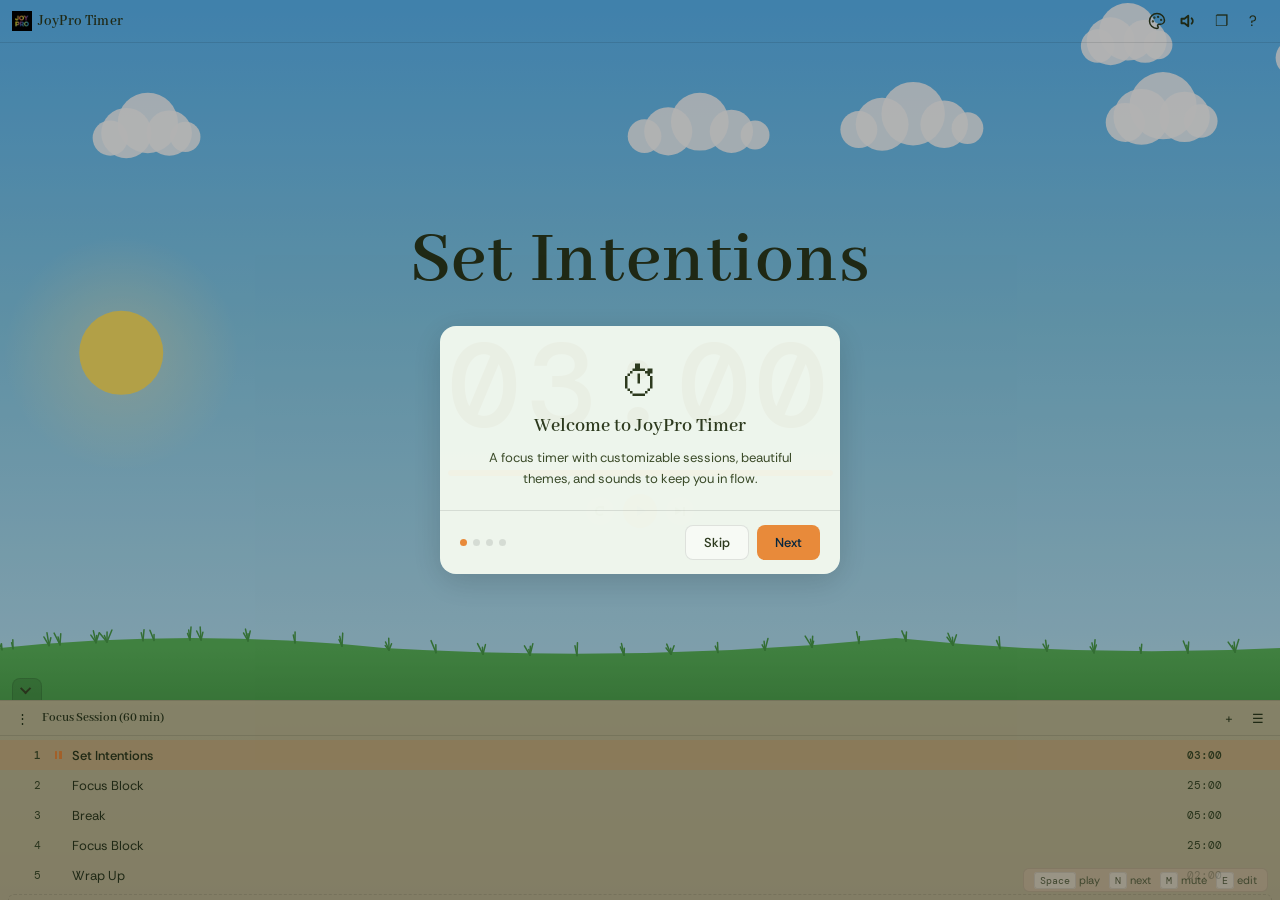
<file: index.html>
<!DOCTYPE html>
<html lang="en">
<head>
<meta charset="UTF-8">
<meta name="viewport" content="width=device-width, initial-scale=1.0, viewport-fit=cover">
<title>JoyPro Timer</title>
<link rel="icon" type="image/png" href="joypro-logo-dark.png">
<link rel="preconnect" href="https://fonts.googleapis.com">
<link rel="preconnect" href="https://fonts.gstatic.com" crossorigin>
<link href="https://fonts.googleapis.com/css2?family=Abhaya+Libre:wght@600&family=DM+Mono:wght@400;500&family=Rethink+Sans:wght@400;500;600&display=swap" rel="stylesheet">
<link rel="stylesheet" href="css/tokens.css?v=28">
<link rel="stylesheet" href="css/layout.css?v=28">
<link rel="stylesheet" href="css/timer.css?v=28">
<link rel="stylesheet" href="css/modals.css?v=28">
<link rel="stylesheet" href="css/bonsai.css?v=28">
<link rel="stylesheet" href="css/theme-picker.css?v=28">
<link rel="stylesheet" href="css/utilities.css?v=28">
</head>
<body>

<div class="app">
  <!-- HEADER -->
  <header class="header">
    <div class="header-title"><img src="joypro-logo-dark.png" alt="JoyPro" class="header-logo">JoyPro Timer</div>
    <div class="header-actions">
      <button class="header-btn" id="themeToggle" title="Choose theme" aria-label="Choose theme"><svg width="18" height="18" viewBox="0 0 24 24" fill="none" stroke="currentColor" stroke-width="2" stroke-linecap="round" stroke-linejoin="round" aria-hidden="true"><circle cx="13.5" cy="6.5" r=".5" fill="currentColor"/><circle cx="17.5" cy="10.5" r=".5" fill="currentColor"/><circle cx="8.5" cy="7.5" r=".5" fill="currentColor"/><circle cx="6.5" cy="12.5" r=".5" fill="currentColor"/><path d="M12 2C6.5 2 2 6.5 2 12s4.5 10 10 10c.926 0 1.648-.746 1.648-1.688 0-.437-.18-.835-.437-1.125-.29-.289-.438-.652-.438-1.125a1.64 1.64 0 0 1 1.668-1.668h1.996c3.051 0 5.555-2.503 5.555-5.554C21.965 6.012 17.461 2 12 2z"/></svg></button>
      <button class="header-btn" id="muteToggle" title="Toggle sound (M)" aria-label="Toggle sound"><svg class="sound-icon" width="18" height="18" viewBox="0 0 24 24" fill="none" stroke="currentColor" stroke-width="2.5" stroke-linecap="round" stroke-linejoin="round" aria-hidden="true"><polygon points="11 5 6 9 2 9 2 15 6 15 11 19 11 5"/><path class="sound-wave" d="M15.54 8.46a5 5 0 0 1 0 7.07"/></svg></button>
      <button class="header-btn" id="popoutBtn" title="Open popout window" aria-label="Open popout window">&#10064;</button>
      <button class="header-btn" id="helpBtn" title="Help & tips" aria-label="Help and tips">?</button>
    </div>
  </header>

  <!-- MAIN -->
  <div class="main">
    <!-- Main content area (timer + future coworking panel sit here side-by-side) -->
    <div class="main-content">
      <!-- Timer Area -->
      <div class="timer-area" id="timerArea">
        <div class="current-segment-title" id="currentTitle">Focus Block 1</div>
        <div class="timer-digits" id="timerDigits">25:00</div>
        <div class="timer-progress-bar">
          <div class="timer-progress-fill" id="progressFill" style="width: 100%"></div>
        </div>

      <div class="timer-controls">
        <button class="ctrl-btn" id="resetBtn" title="Reset session (R)"><span class="icon-reset"></span></button>
        <button class="ctrl-btn primary" id="playBtn" title="Play/Pause (Space)"><span class="icon-play"></span></button>
        <button class="ctrl-btn" id="skipBtn" title="Next segment (N)"><span class="icon-skip"></span></button>
      </div>

      <!-- Complete overlay -->
      <div class="complete-overlay" id="completeOverlay">
        <div class="complete-icon">&#10003;</div>
        <div class="complete-title">Session Complete!</div>
        <div class="complete-stats" id="completeStats"></div>
        <div class="complete-sub" id="completeSub">Great session. Take a moment to breathe.</div>
        <button class="modal-btn primary complete-restart-btn" id="restartBtn">Start Over</button>
      </div>
    </div><!-- /.timer-area -->
    </div><!-- /.main-content -->

    <!-- Expand tab (visible when panel collapsed) -->
    <button class="panel-tab-btn session-expand-btn" id="sessionExpandBtn" title="Show segments">
      <span class="tab-label">Segments</span>
      <div class="tab-arrow up"></div>
    </button>

    <!-- Session Panel (bottom — segments list & toolbar) -->
    <aside class="session-panel" id="sessionPanel">
      <!-- Collapse tab sits on top of panel -->
      <button class="panel-tab-btn panel-collapse-tab" id="panelCollapseBtn" title="Hide segments">
        <div class="tab-arrow down"></div>
      </button>
      <!-- Menu lives outside session-panel-inner to avoid overflow:hidden clipping -->
      <div class="session-actions-menu" id="sessionActionsMenu">
        <button class="menu-item" id="menuSaveBtn"><svg class="menu-icon" width="13" height="13" viewBox="0 0 24 24" fill="none" stroke="currentColor" stroke-width="2" stroke-linecap="round" stroke-linejoin="round" aria-hidden="true"><path d="M19 21H5a2 2 0 0 1-2-2V5a2 2 0 0 1 2-2h11l5 5v11a2 2 0 0 1-2 2z"/><polyline points="17 21 17 13 7 13 7 21"/><polyline points="7 3 7 8 15 8"/></svg> Save</button>
        <button class="menu-item" id="menuSaveAsBtn"><svg class="menu-icon" width="13" height="13" viewBox="0 0 24 24" fill="none" stroke="currentColor" stroke-width="2" stroke-linecap="round" stroke-linejoin="round" aria-hidden="true"><rect x="9" y="9" width="13" height="13" rx="2"/><path d="M5 15H4a2 2 0 0 1-2-2V4a2 2 0 0 1 2-2h9a2 2 0 0 1 2 2v1"/></svg> Save As...</button>
        <button class="menu-item" id="menuAdvEditBtn"><svg class="menu-icon" width="13" height="13" viewBox="0 0 24 24" fill="none" stroke="currentColor" stroke-width="2" stroke-linecap="round" stroke-linejoin="round" aria-hidden="true"><path d="M17 3a2.828 2.828 0 1 1 4 4L7.5 20.5 2 22l1.5-5.5L17 3z"/></svg> Edit Session...</button>
      </div>
      <div class="session-panel-inner">
        <div class="session-header">
          <div class="session-actions-wrapper">
            <button class="session-btn" id="sessionActionsBtn" title="Session actions" aria-label="Session actions">&#8942;</button>
          </div>
          <div class="session-name" id="sessionName"></div>
          <div class="session-toolbar">
            <button class="session-btn" id="panelNewBtn" title="New session" aria-label="New session">&#43;</button>
            <button class="session-btn" id="panelMenuBtn" title="Load saved session" aria-label="Load saved session">&#9776;</button>
          </div>
        </div>
        <div class="session-segments" id="sessionSegments"></div>
      </div>
    </aside>
  </div><!-- /.main -->
</div><!-- /.app -->

<!-- EDITOR MODAL -->
<div class="modal-overlay" id="editorModal">
  <div class="modal">
    <div class="modal-header">
      <div class="modal-title" id="editorModalTitle">Edit Session</div>
      <button class="modal-close" id="editorClose" aria-label="Close">&times;</button>
    </div>
    <div class="modal-body" id="editorBody">
      <input type="text" class="editor-session-name" id="editorSessionName" placeholder="Session name" spellcheck="false">
      <div id="editorSegments"></div>
      <button class="editor-add-btn" id="editorAdd">+ Add Segment</button>
    </div>
    <div class="modal-footer">
      <button class="modal-btn secondary" id="editorCancel">Cancel</button>
      <button class="modal-btn primary" id="editorSave">Save</button>
    </div>
  </div>
</div>

<!-- SAVED SESSIONS MODAL -->
<div class="modal-overlay" id="savedModal">
  <div class="modal">
    <div class="modal-header">
      <div class="modal-title">Saved Sessions</div>
      <button class="modal-close" id="savedClose" aria-label="Close">&times;</button>
    </div>
    <div class="modal-body" id="savedBody"></div>
    <div class="modal-footer">
      <button class="modal-btn secondary" id="savedImportBtn">Import</button>
      <button class="modal-btn secondary" id="savedExportBtn">Export</button>
      <span class="flex-spacer"></span>
      <button class="modal-btn secondary" id="savedCloseBtn">Close</button>
    </div>
  </div>
</div>

<!-- CONFIRM DIALOG -->
<div class="confirm-overlay" id="confirmOverlay">
  <div class="confirm-box">
    <div class="confirm-msg" id="confirmMsg"></div>
    <div class="confirm-actions">
      <button class="modal-btn secondary" id="confirmNo">Cancel</button>
      <button class="modal-btn primary" id="confirmYes">Confirm</button>
    </div>
  </div>
</div>

<!-- SAVE PROMPT DIALOG (unsaved changes) -->
<div class="save-prompt-overlay" id="savePromptOverlay">
  <div class="save-prompt-box">
    <div class="save-prompt-msg" id="savePromptMsg">Save changes to this session?</div>
    <div class="save-prompt-actions">
      <button class="modal-btn secondary" id="savePromptCancel">Cancel</button>
      <button class="modal-btn secondary" id="savePromptDiscard">Don't Save</button>
      <button class="modal-btn secondary" id="savePromptSaveAs">Save As</button>
      <button class="modal-btn primary" id="savePromptSave">Save</button>
    </div>
  </div>
</div>

<!-- SAVE AS NAME PROMPT -->
<div class="name-prompt-overlay" id="namePromptOverlay">
  <div class="name-prompt-box">
    <div class="name-prompt-label">Save session as:</div>
    <input type="text" class="name-prompt-input" id="namePromptInput" placeholder="Session name" spellcheck="false">
    <div class="name-prompt-actions">
      <button class="modal-btn secondary" id="namePromptCancel">Cancel</button>
      <button class="modal-btn primary" id="namePromptOk">Save</button>
    </div>
  </div>
</div>

<!-- SEGMENT EDIT POPOVER -->
<div class="seg-edit-popover" id="segEditPopover">
  <div class="seg-edit-header">
    <div class="seg-edit-title">Edit Segment</div>
    <button class="seg-edit-close" id="segEditClose" aria-label="Close">&times;</button>
  </div>
  <div class="seg-edit-body">
    <div class="seg-edit-row">
      <label class="seg-edit-label">Title</label>
      <input type="text" class="seg-edit-input" id="segEditTitle" spellcheck="false">
    </div>
    <div class="seg-edit-row">
      <label class="seg-edit-label">Duration</label>
      <div class="seg-edit-duration">
        <input type="number" class="seg-edit-num" id="segEditMin" min="0" max="999" title="Minutes">
        <span class="seg-edit-sep">:</span>
        <input type="number" class="seg-edit-num" id="segEditSec" min="0" max="59" title="Seconds">
      </div>
    </div>
    <div class="seg-edit-row seg-edit-toggles">
      <label><input type="checkbox" id="segEditSound"> Sound</label>
      <label><input type="checkbox" id="segEditAuto"> Auto-advance</label>
    </div>
    <div class="seg-edit-row seg-edit-sound-picker" id="segEditSoundPicker">
      <label class="seg-edit-label">Sound</label>
      <div class="seg-edit-sound-controls">
        <select class="seg-edit-select" id="segEditSoundKey"></select>
        <button class="seg-edit-preview-btn" id="segEditPreview" title="Preview sound" aria-label="Preview sound">&#9654;</button>
        <button class="seg-edit-delete-btn hidden" id="segEditDeleteCustom" title="Delete custom sound" aria-label="Delete custom sound">&times;</button>
      </div>
      <span class="seg-edit-sound-link" id="segEditManageSounds">Manage Sounds...</span>
    </div>
    <div class="seg-edit-row">
      <label class="seg-edit-label">Theme</label>
      <select class="seg-edit-select" id="segEditTheme"></select>
    </div>
  </div>
  <div class="seg-edit-footer">
    <button class="modal-btn secondary" id="segEditCancel">Cancel</button>
    <button class="modal-btn primary" id="segEditSave">Save</button>
  </div>
</div>
<div class="seg-edit-backdrop" id="segEditBackdrop"></div>

<!-- ONBOARDING OVERLAY -->
<div class="modal-overlay" id="onboardingModal">
  <div class="modal onboarding-modal">
    <div class="onboarding-slide" data-slide="0">
      <div class="onboarding-icon">&#9201;</div>
      <div class="onboarding-heading">Welcome to JoyPro Timer</div>
      <div class="onboarding-text">A focus timer with customizable sessions, beautiful themes, and sounds to keep you in flow.</div>
    </div>
    <div class="onboarding-slide" data-slide="1" style="display:none">
      <div class="onboarding-icon">&#9654;</div>
      <div class="onboarding-heading">How It Works</div>
      <div class="onboarding-text">Each session is made of segments that count down one by one. Press <kbd>Space</kbd> to start, and the timer handles the rest.</div>
    </div>
    <div class="onboarding-slide" data-slide="2" style="display:none">
      <div class="onboarding-icon">&#9998;</div>
      <div class="onboarding-heading">Make It Yours</div>
      <div class="onboarding-text">Double-click any title or time to edit it. Drag segments to reorder. Choose a theme and set per-segment sounds.</div>
    </div>
    <div class="onboarding-slide" data-slide="3" style="display:none">
      <div class="onboarding-icon">&#127794;</div>
      <div class="onboarding-heading">Watch It Grow</div>
      <div class="onboarding-text">Try the Growing Tree theme: a bonsai tree grows as your timer runs, and the sky transitions from day to night.</div>
    </div>
    <div class="onboarding-footer">
      <div class="onboarding-dots" id="onboardingDots"></div>
      <div class="onboarding-actions">
        <button class="modal-btn secondary" id="onboardingSkip">Skip</button>
        <button class="modal-btn primary" id="onboardingNext">Next</button>
      </div>
    </div>
  </div>
</div>

<!-- HELP MODAL -->
<div class="modal-overlay" id="helpModal">
  <div class="modal help-modal">
    <div class="modal-header">
      <div class="modal-title">Help & Tips</div>
      <button class="modal-close" id="helpClose" aria-label="Close">&times;</button>
    </div>
    <div class="modal-body help-body">
      <div class="help-section">
        <div class="help-section-title">Keyboard Shortcuts</div>
        <div class="help-shortcuts">
          <div class="help-shortcut"><kbd>Space</kbd><span>Play / Pause</span></div>
          <div class="help-shortcut"><kbd>N</kbd><span>Next segment</span></div>
          <div class="help-shortcut"><kbd>M</kbd><span>Mute / Unmute</span></div>
          <div class="help-shortcut"><kbd>E</kbd><span>Edit session</span></div>
          <div class="help-shortcut"><kbd>R</kbd><span>Reset session</span></div>
          <div class="help-shortcut"><kbd>Esc</kbd><span>Close dialogs</span></div>
        </div>
      </div>
      <div class="help-section">
        <div class="help-section-title">Editing</div>
        <div class="help-detail">Double-click any segment title or the timer display to edit inline. Drag the handles in the segment list to reorder. Use the segment edit button (pencil icon) for full options including sound and theme.</div>
      </div>
      <div class="help-section">
        <div class="help-section-title">Sessions</div>
        <div class="help-detail">Create new sessions, save changes, or load saved ones. Export your sessions as JSON to back up or share, and import them on another device.</div>
      </div>
      <div class="help-section">
        <div class="help-section-title">Themes</div>
        <div class="help-detail"><strong>Light</strong> and <strong>Dark</strong> are clean, minimal themes. <strong>Starry Night</strong> features animated twinkling stars and shooting stars. <strong>Growing Tree</strong> grows a bonsai tree as your timer runs, with a full day-to-night sky cycle.</div>
      </div>
      <div class="help-section">
        <div class="help-section-title">Sounds</div>
        <div class="help-detail">Each segment can play a sound when it completes. Choose from 5 built-in sounds or upload your own to the Sound Library (MP3/WAV, up to 2MB each). Manage your sounds from any sound dropdown.</div>
      </div>
    </div>
    <div class="modal-footer">
      <button class="modal-btn secondary" id="helpCloseBtn">Close</button>
    </div>
  </div>
</div>

<!-- SOUND LIBRARY MODAL -->
<div class="modal-overlay" id="soundLibraryOverlay">
  <div class="modal sound-library-modal">
    <div class="modal-header">
      <div class="modal-title">Sound Library</div>
      <button class="modal-close" id="soundLibClose" aria-label="Close">&times;</button>
    </div>
    <div class="modal-body" id="soundLibList"></div>
    <div class="modal-footer" id="soundLibFooter">
      <span class="sound-lib-budget"></span>
      <span class="flex-spacer"></span>
      <button class="modal-btn primary" id="soundLibUploadBtn">Upload Sound</button>
    </div>
  </div>
</div>

<!-- TOAST -->
<div class="toast-container" id="toastContainer"></div>

<!-- KEYBOARD HINT -->
<div class="keyboard-hint">
  <kbd>Space</kbd> play &nbsp; <kbd>N</kbd> next &nbsp; <kbd>M</kbd> mute &nbsp; <kbd>E</kbd> edit
</div>

<!-- Hidden file inputs -->
<input type="file" id="soundFileInput" accept="audio/*" style="display:none">
<input type="file" id="soundLibraryFileInput" accept=".mp3,.wav,audio/mpeg,audio/wav" multiple style="display:none">
<input type="file" id="importFileInput" accept=".json" style="display:none">

<script src="js/state.js?v=28"></script>
<script src="js/sound-store.js?v=28"></script>
<script src="js/audio.js?v=28"></script>
<script src="js/sound-library.js?v=28"></script>
<script src="js/theme-growing-tree.js?v=28"></script>
<script src="js/themes.js?v=28"></script>
<script src="js/timer.js?v=28"></script>
<script src="js/ui.js?v=28"></script>
<script src="js/inline-edit.js?v=28"></script>
<script src="js/popout.js?v=28"></script>
<script src="js/dialogs.js?v=28"></script>
<script src="js/editor.js?v=28"></script>
<script src="js/onboarding.js?v=28"></script>
<script src="js/app.js?v=28"></script>
</body>
</html>
</file>
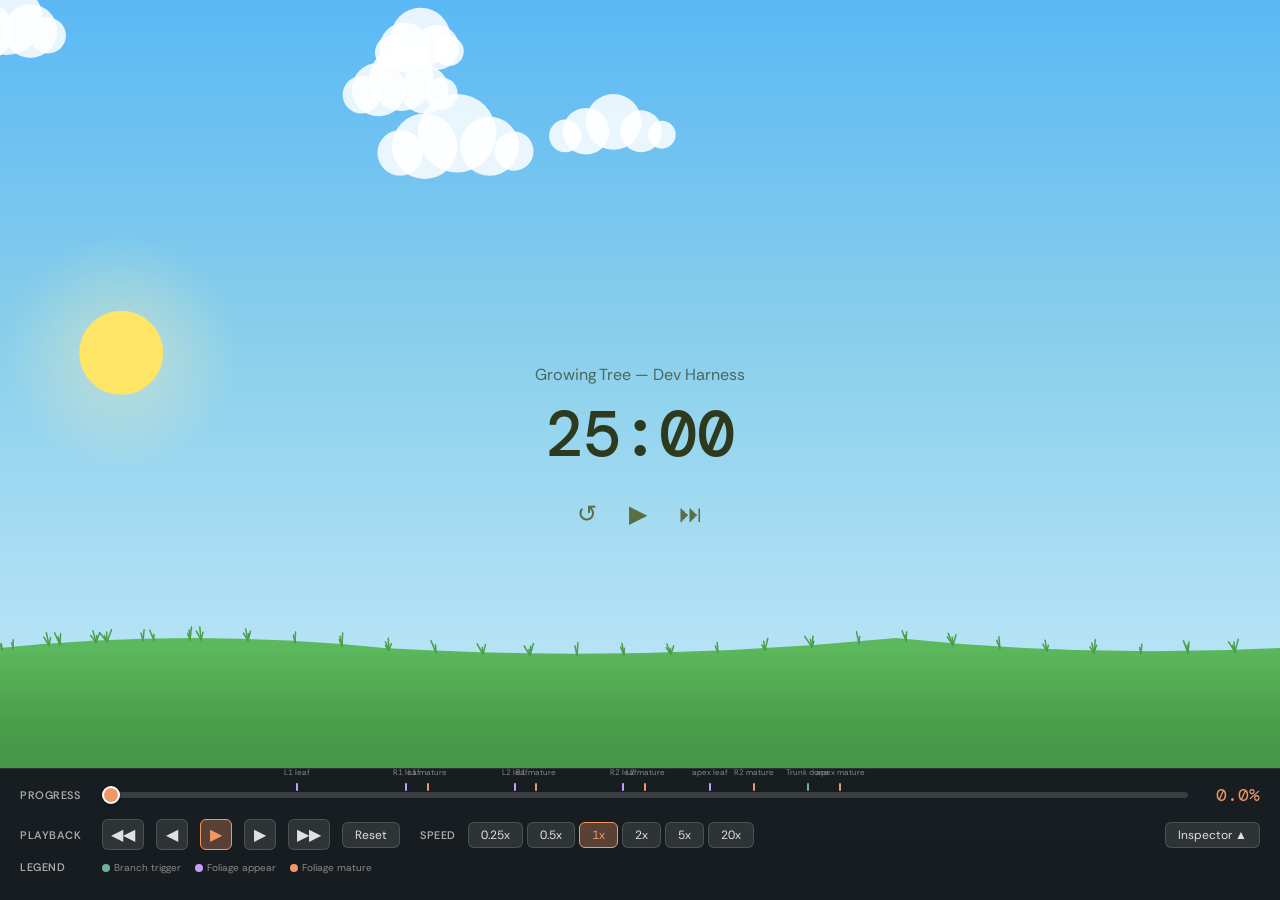
<file: theme-dev.html>
<!DOCTYPE html>
<html lang="en">
<head>
<meta charset="UTF-8">
<meta name="viewport" content="width=device-width, initial-scale=1.0">
<title>Theme Dev Harness — JoyPro</title>
<link rel="icon" type="image/png" href="joypro-logo-dark.png">
<link rel="preconnect" href="https://fonts.googleapis.com">
<link rel="preconnect" href="https://fonts.gstatic.com" crossorigin>
<link href="https://fonts.googleapis.com/css2?family=DM+Mono:wght@400;500&family=Rethink+Sans:wght@400;500;600&display=swap" rel="stylesheet">
<link rel="stylesheet" href="css/tokens.css">
<link rel="stylesheet" href="css/bonsai.css">
<link rel="stylesheet" href="css/theme-picker.css">
<style>
  * { margin: 0; padding: 0; box-sizing: border-box; }
  body { font-family: 'Rethink Sans', sans-serif; overflow: hidden; }

  /* ── Dev Controls Panel ── */
  .dev-panel {
    position: fixed;
    bottom: 0;
    left: 0;
    right: 0;
    z-index: 200;
    background: rgba(20, 20, 30, 0.92);
    backdrop-filter: blur(12px);
    color: #e0e0e0;
    padding: 12px 20px 16px;
    font-size: 13px;
    border-top: 1px solid rgba(255,255,255,0.1);
    display: flex;
    flex-direction: column;
    gap: 10px;
  }

  .dev-row {
    display: flex;
    align-items: center;
    gap: 12px;
    flex-wrap: wrap;
  }

  .dev-label {
    font-weight: 600;
    color: #aaa;
    min-width: 70px;
    font-size: 11px;
    text-transform: uppercase;
    letter-spacing: 0.5px;
  }

  /* ── Progress Slider ── */
  .slider-container {
    flex: 1;
    position: relative;
    min-width: 200px;
  }

  .slider-track {
    position: relative;
    height: 28px;
    display: flex;
    align-items: center;
  }

  #progressSlider {
    width: 100%;
    height: 6px;
    -webkit-appearance: none;
    appearance: none;
    background: rgba(255,255,255,0.15);
    border-radius: 3px;
    outline: none;
    cursor: pointer;
  }
  #progressSlider::-webkit-slider-thumb {
    -webkit-appearance: none;
    width: 18px;
    height: 18px;
    border-radius: 50%;
    background: #f19766;
    border: 2px solid #fff;
    cursor: grab;
    box-shadow: 0 1px 4px rgba(0,0,0,0.3);
  }
  #progressSlider::-moz-range-thumb {
    width: 18px;
    height: 18px;
    border-radius: 50%;
    background: #f19766;
    border: 2px solid #fff;
    cursor: grab;
  }

  /* ── Breakpoint Markers ── */
  .breakpoint-markers {
    position: absolute;
    top: 0;
    left: 0;
    right: 0;
    height: 28px;
    pointer-events: none;
  }
  .bp-marker {
    position: absolute;
    top: 2px;
    width: 2px;
    height: 8px;
    border-radius: 1px;
    transform: translateX(-1px);
  }
  .bp-marker.branch { background: #6faf9c; }
  .bp-marker.foliage { background: #c89bff; }
  .bp-marker.mature { background: #f19766; }
  .bp-marker-label {
    position: absolute;
    top: -14px;
    font-size: 8px;
    color: #888;
    white-space: nowrap;
    transform: translateX(-50%);
    pointer-events: none;
  }

  /* ── Buttons ── */
  .dev-btn {
    background: rgba(255,255,255,0.1);
    border: 1px solid rgba(255,255,255,0.15);
    color: #e0e0e0;
    padding: 4px 12px;
    border-radius: 6px;
    cursor: pointer;
    font-family: inherit;
    font-size: 12px;
    transition: background 0.15s;
  }
  .dev-btn:hover { background: rgba(255,255,255,0.18); }
  .dev-btn.active { background: rgba(241,151,102,0.3); border-color: #f19766; color: #f19766; }

  .dev-btn-icon {
    font-size: 16px;
    padding: 4px 8px;
    min-width: 32px;
    text-align: center;
  }

  /* ── Progress Display ── */
  .progress-display {
    font-family: 'DM Mono', monospace;
    font-size: 18px;
    color: #f19766;
    min-width: 60px;
    text-align: right;
  }

  /* ── Inspector ── */
  .inspector {
    display: grid;
    grid-template-columns: repeat(auto-fill, minmax(180px, 1fr));
    gap: 4px 16px;
    font-family: 'DM Mono', monospace;
    font-size: 11px;
    max-height: 0;
    overflow: hidden;
    transition: max-height 0.3s ease, padding 0.3s ease;
  }
  .inspector.open {
    max-height: 300px;
    padding-top: 8px;
  }
  .insp-item {
    display: flex;
    justify-content: space-between;
    padding: 1px 0;
  }
  .insp-key { color: #888; }
  .insp-val { color: #6faf9c; }
  .insp-val.active { color: #f19766; }

  /* ── Speed selector ── */
  .speed-btns {
    display: flex;
    gap: 4px;
  }

  /* ── Mock timer area (matches main app structure) ── */
  .timer-area {
    position: fixed;
    top: 0;
    left: 0;
    right: 0;
    bottom: 0;
    display: flex;
    flex-direction: column;
    align-items: center;
    justify-content: center;
    z-index: 1;
    pointer-events: none;
  }
  .current-segment-title {
    font-size: 16px;
    opacity: 0.7;
    margin-bottom: 8px;
  }
  .timer-digits {
    font-family: 'DM Mono', monospace;
    font-size: 64px;
    font-weight: 500;
  }
  .timer-controls { display: flex; gap: 16px; margin-top: 16px; }
  .timer-controls button {
    background: none;
    border: none;
    font-size: 24px;
    cursor: pointer;
    padding: 8px;
  }

  /* Legend */
  .legend {
    display: flex;
    gap: 14px;
    font-size: 10px;
    color: #888;
    align-items: center;
  }
  .legend-dot {
    display: inline-block;
    width: 8px;
    height: 8px;
    border-radius: 50%;
    margin-right: 4px;
    vertical-align: middle;
  }
</style>
</head>
<body>

<!-- Mock timer area so Growing Tree text color logic has something to target -->
<div class="timer-area" id="timerArea">
  <div class="current-segment-title">Growing Tree — Dev Harness</div>
  <div class="timer-digits" id="timerDigits">25:00</div>
  <div class="timer-controls">
    <button>&#8634;</button>
    <button>&#9654;</button>
    <button>&#9197;</button>
  </div>
</div>

<!-- Dev Controls -->
<div class="dev-panel">
  <div class="dev-row">
    <span class="dev-label">Progress</span>
    <div class="slider-container">
      <div class="breakpoint-markers" id="breakpointMarkers"></div>
      <div class="slider-track">
        <input type="range" id="progressSlider" min="0" max="1000" value="0" step="1">
      </div>
    </div>
    <span class="progress-display" id="progressDisplay">0%</span>
  </div>

  <div class="dev-row">
    <span class="dev-label">Playback</span>
    <button class="dev-btn dev-btn-icon" id="stepBackBtn" title="Step back 5%">&#9664;&#9664;</button>
    <button class="dev-btn dev-btn-icon" id="stepBack1Btn" title="Step back 1%">&#9664;</button>
    <button class="dev-btn dev-btn-icon active" id="playPauseBtn" title="Play/Pause">&#9654;</button>
    <button class="dev-btn dev-btn-icon" id="stepFwd1Btn" title="Step forward 1%">&#9654;</button>
    <button class="dev-btn dev-btn-icon" id="stepFwdBtn" title="Step forward 5%">&#9654;&#9654;</button>
    <button class="dev-btn" id="resetBtn">Reset</button>

    <span class="dev-label" style="min-width:auto; margin-left:8px">Speed</span>
    <div class="speed-btns">
      <button class="dev-btn" data-speed="0.25">0.25x</button>
      <button class="dev-btn" data-speed="0.5">0.5x</button>
      <button class="dev-btn active" data-speed="1">1x</button>
      <button class="dev-btn" data-speed="2">2x</button>
      <button class="dev-btn" data-speed="5">5x</button>
      <button class="dev-btn" data-speed="20">20x</button>
    </div>

    <span style="flex:1"></span>
    <button class="dev-btn" id="inspectorToggle">Inspector ▲</button>
  </div>

  <div class="dev-row">
    <span class="dev-label">Legend</span>
    <div class="legend">
      <span><span class="legend-dot" style="background:#6faf9c"></span>Branch trigger</span>
      <span><span class="legend-dot" style="background:#c89bff"></span>Foliage appear</span>
      <span><span class="legend-dot" style="background:#f19766"></span>Foliage mature</span>
    </div>
  </div>

  <div class="inspector" id="inspector"></div>
</div>

<!-- Mock state object (mimics what the real app provides) -->
<script>
  // Minimal state mock for theme-growing-tree.js
  const state = {
    timerTotal: 1500, // 25 minutes in seconds
    timerSeconds: 1500,
    currentSegmentIndex: 0,
    theme: 'growingTree'
  };
  function getCurrentSession() {
    return { segments: [{ title: 'Focus', duration: 1500, theme: 'default' }] };
  }
  function saveState() {}
</script>

<!-- Load the actual theme files (same ones the real app uses) -->
<script src="js/theme-growing-tree.js"></script>
<script src="js/themes.js"></script>

<!-- Dev harness controller -->
<script src="js/theme-dev.js"></script>
</body>
</html>
</file>
<file: css/tokens.css>
/* ═══════════════════════════════════════════════════
   DESIGN TOKENS
   ═══════════════════════════════════════════════════ */
:root {
  /* Brand */
  --coral: #f19766;
  --teal: #2a7c73;
  --light-teal: #6faf9c;
  --navy: #07273F;
  --charcoal: #3d474d;
  --cream: #f6f3ee;
  --track-light: #e8e4de;
  --track-dark: #2a3a4a;

  /* Text color used ON accent-colored surfaces (buttons etc.).
     White on coral is only 2.6:1 — navy passes 4.5:1 on every theme accent. */
  --on-accent: var(--navy);

  /* Light theme (default) */
  --bg: var(--cream);
  --bg-panel: #eee9e2;
  --text: var(--charcoal);
  --text-muted: #566069;
  --accent: var(--coral);
  --ring-track: var(--track-light);
  --completed: var(--teal);
  --border: #ddd6cc;
  --modal-bg: #fff;
  --modal-overlay: rgba(0,0,0,0.35);
  --hover-bg: rgba(241,151,102,0.08);
  --active-bg: rgba(241,151,102,0.14);
  --btn-bg: var(--cream);
  --btn-hover: #ece7e0;
  --toast-bg: var(--charcoal);
  --toast-text: var(--cream);
  --danger: #d96b5a;
  --shadow: 0 2px 12px rgba(0,0,0,0.08);
  --shadow-lg: 0 8px 32px rgba(0,0,0,0.12);
}

[data-theme="dark"] {
  --bg: var(--navy);
  --bg-panel: #0a2e47;
  --text: var(--cream);
  --text-muted: #9fb0c1;
  --accent: var(--coral);
  --ring-track: var(--track-dark);
  --completed: var(--light-teal);
  --border: #1e3a52;
  --modal-bg: #0e3355;
  --modal-overlay: rgba(0,0,0,0.55);
  --hover-bg: rgba(241,151,102,0.1);
  --active-bg: rgba(241,151,102,0.18);
  --btn-bg: #0a2e47;
  --btn-hover: #143d5a;
  --toast-bg: var(--cream);
  --toast-text: var(--navy);
  --shadow: 0 2px 12px rgba(0,0,0,0.25);
  --shadow-lg: 0 8px 32px rgba(0,0,0,0.4);
}

/* Starry Night — deep indigo sky with transparent UI */
[data-bg-theme="starryNight"] {
  --bg: #0b0e2a;
  --bg-panel: rgba(8, 10, 36, 0.65);
  --text: #e8e0f0;
  --text-muted: #9a8fbf;
  --accent: #c89bff;
  --ring-track: rgba(255,255,255,0.1);
  --completed: #7dd3c0;
  --border: rgba(255,255,255,0.1);
  --modal-bg: rgba(12, 14, 45, 0.9);
  --modal-overlay: rgba(0,0,0,0.6);
  --hover-bg: rgba(200,155,255,0.1);
  --active-bg: rgba(200,155,255,0.18);
  --btn-bg: rgba(8, 10, 36, 0.6);
  --btn-hover: rgba(20, 22, 60, 0.8);
  --toast-bg: rgba(200,155,255,0.9);
  --toast-text: #0b0e2a;
  --shadow: 0 2px 12px rgba(0,0,0,0.4);
  --shadow-lg: 0 8px 32px rgba(0,0,0,0.5);
}

/* Growing Tree — cheerful daytime scene */
[data-bg-theme="growingTree"] {
  --bg: #87CEEB;
  --bg-panel: rgba(210, 190, 160, 0.85);
  --text: #2d3a1e;
  --text-muted: #3a4a28;
  --accent: #e88a3a;
  --ring-track: rgba(0,0,0,0.08);
  --completed: #2a7c3a;
  --border: rgba(0,0,0,0.1);
  --modal-bg: rgba(245, 250, 240, 0.95);
  --modal-overlay: rgba(0,0,0,0.3);
  --hover-bg: rgba(232,138,58,0.12);
  --active-bg: rgba(232,138,58,0.2);
  --btn-bg: rgba(255,255,255,0.5);
  --btn-hover: rgba(255,255,255,0.7);
  --toast-bg: #2d5016;
  --toast-text: #f5fae0;
  --shadow: 0 2px 12px rgba(0,0,0,0.1);
  --shadow-lg: 0 8px 32px rgba(0,0,0,0.15);
}
</file>
<file: css/layout.css>
/* ═══════════════════════════════════════════════════
   BASE
   ═══════════════════════════════════════════════════ */
*, *::before, *::after { box-sizing: border-box; margin: 0; padding: 0; }
html, body { height: 100%; }
body {
  font-family: 'Rethink Sans', sans-serif;
  background: var(--bg);
  color: var(--text);
  transition: background 0.3s, color 0.3s;
  overflow: hidden;
  /* Safe area padding for iPhones with notch/dynamic island */
  padding-top: env(safe-area-inset-top);
  padding-bottom: env(safe-area-inset-bottom);
  padding-left: env(safe-area-inset-left);
  padding-right: env(safe-area-inset-right);
}
button { cursor: pointer; border: none; background: none; font-family: inherit; color: inherit; }
input { font-family: inherit; color: inherit; }

/* ═══════════════════════════════════════════════════
   APP LAYOUT
   ═══════════════════════════════════════════════════ */
.app {
  width: 100%;
  height: 100vh;           /* fallback for older browsers */
  height: 100dvh;          /* dynamic viewport height — adapts to Safari toolbar */
  display: flex;
  flex-direction: column;
  background: var(--bg);
  position: relative;
  z-index: 2;              /* above bonsai SVG overlay (z-index: 1) */
}

/* ═══════════════════════════════════════════════════
   HEADER
   ═══════════════════════════════════════════════════ */
.header {
  display: flex;
  align-items: center;
  justify-content: space-between;
  padding: 6px 12px;
  border-bottom: 1px solid var(--border);
  flex-shrink: 0;
}

.header-title {
  font-family: 'Abhaya Libre', serif;
  font-weight: 600;
  font-size: 15px;
  display: flex;
  align-items: center;
  gap: 6px;
  letter-spacing: 0.01em;
}

.header-logo {
  width: 20px;
  height: 20px;
  object-fit: contain;
  transition: filter 0.3s;
}
[data-theme="dark"] .header-logo {
  filter: invert(1) brightness(1.2);
}

.header-actions { display: flex; gap: 2px; }
.header-btn {
  width: 30px;
  height: 30px;
  border-radius: 6px;
  display: flex;
  align-items: center;
  justify-content: center;
  font-size: 15px;
  transition: background 0.15s;
}
.header-btn:hover, .header-btn:active { background: var(--hover-bg); }
.header-btn.muted { opacity: 0.5; }

/* ═══════════════════════════════════════════════════
   MAIN
   ═══════════════════════════════════════════════════ */
.main {
  flex: 1;
  display: flex;
  flex-direction: column;
  overflow: hidden;
  min-height: 0;
  position: relative;
}

/* Holds the timer (and future side panels). flex-row ready for a coworking panel. */
.main-content {
  flex: 1;
  display: flex;
  flex-direction: row;
  min-height: 0;
  order: 1;
}

/* ═══════════════════════════════════════════════════
   SESSION PANEL (bottom — segments list & toolbar)
   ═══════════════════════════════════════════════════ */
.session-panel {
  flex: 0 0 auto;
  order: 2;
  position: relative;
  overflow: visible;
}

.session-panel-inner {
  max-height: 200px;
  display: flex;
  flex-direction: column;
  border-top: 1px solid var(--border);
  background: var(--bg-panel);
  transition: max-height 0.25s ease, opacity 0.2s ease;
  overflow: hidden;
}

.session-panel.collapsed .session-panel-inner {
  max-height: 0;
  border-top: none;
  opacity: 0;
  pointer-events: none;
}

.session-panel.collapsed .panel-collapse-tab {
  opacity: 0;
  pointer-events: none;
}

/* Tab-style expand/collapse button */
.panel-tab-btn {
  position: absolute;
  left: 12px;
  height: 22px;
  padding: 0 12px;
  border-radius: 8px 8px 0 0;
  display: flex;
  align-items: center;
  justify-content: center;
  gap: 4px;
  background: var(--border);
  border: 1px solid var(--border);
  border-bottom: none;
  z-index: 10;
  cursor: pointer;
  transition: background 0.15s, opacity 0.2s;
}
.tab-label {
  font-size: 11px;
  font-weight: 500;
  letter-spacing: 0.03em;
  color: var(--text);
  transition: color 0.15s;
}
.panel-tab-btn:hover .tab-label,
.panel-tab-btn:active .tab-label { color: var(--on-accent); }
.panel-tab-btn:hover, .panel-tab-btn:active { background: var(--accent); }
.panel-tab-btn:hover .tab-arrow, .panel-tab-btn:active .tab-arrow { border-color: var(--on-accent); }
.tab-arrow {
  width: 8px;
  height: 8px;
  border-left: 2px solid var(--text-muted);
  border-bottom: 2px solid var(--text-muted);
  transition: border-color 0.15s;
}
.tab-arrow.down { transform: rotate(-45deg) translateY(-2px); }
.tab-arrow.up { transform: rotate(135deg) translateY(2px); }

/* Expand tab — anchored at bottom of timer area, above safe area on iPhones */
.session-expand-btn {
  bottom: 8px;
  bottom: calc(8px + env(safe-area-inset-bottom));
  opacity: 0;
  pointer-events: none;
}
.session-expand-btn.visible {
  opacity: 1;
  pointer-events: auto;
}

/* Collapse tab — sits above the panel border */
.panel-collapse-tab {
  top: -22px;
  padding: 0 10px;
}
.panel-collapse-tab .tab-label { display: none; }

/* Hide "Segments" label on very narrow screens */
@media (max-width: 324px) {
  .session-expand-btn .tab-label { display: none; }
}

/* Panel header */
.session-header {
  padding: 4px 8px;
  border-bottom: 1px solid var(--border);
  flex-shrink: 0;
  display: flex;
  align-items: center;
  gap: 6px;
  transition: opacity 0.15s;
}

.session-name {
  font-family: 'Abhaya Libre', serif;
  font-weight: 600;
  font-size: 13px;
  line-height: 1.3;
  flex: 1;
  overflow: hidden;
  text-overflow: ellipsis;
  white-space: nowrap;
  min-width: 0;
}

.session-name-input {
  font-family: 'Abhaya Libre', serif;
  font-weight: 600;
  font-size: 13px;
  flex: 1;
  min-width: 0;
  padding: 1px 4px;
  border: 1px solid var(--accent);
  border-radius: 4px;
  background: var(--modal-bg);
  color: var(--text);
  outline: none;
}

.session-toolbar {
  display: flex;
  gap: 1px;
  align-items: center;
  flex-shrink: 0;
}

.session-btn {
  width: 28px;
  height: 26px;
  border-radius: 5px;
  display: flex;
  align-items: center;
  justify-content: center;
  font-size: 13px;
  transition: background 0.15s;
  flex-shrink: 0;
}
.session-btn:hover, .session-btn:active { background: var(--hover-bg); }

/* Segment list */
.session-segments {
  flex: 1;
  overflow-y: auto;
  padding: 4px 0;
}

.segment-item {
  display: flex;
  align-items: center;
  gap: 6px;
  padding: 6px 10px;
  font-size: 13px;
  cursor: pointer;
  transition: background 0.1s;
  white-space: nowrap;
}
.segment-item:hover, .segment-item:active { background: var(--hover-bg); }
.segment-item.active { background: var(--active-bg); font-weight: 500; }

/* Drag handle */
.segment-drag-handle {
  cursor: grab;
  color: var(--text-muted);
  font-size: 10px;
  flex-shrink: 0;
  width: 14px;
  text-align: center;
  user-select: none;
  opacity: 0;
  transition: opacity 0.15s;
  letter-spacing: -2px;
}
.segment-item:hover .segment-drag-handle { opacity: 0.6; }
.segment-drag-handle:hover { opacity: 1 !important; }
.segment-drag-handle:active { cursor: grabbing; }
.segment-drag-handle.disabled { opacity: 0.15 !important; pointer-events: none; cursor: default; }

.segment-num {
  font-family: 'DM Mono', monospace;
  font-size: 11px;
  color: var(--text-muted);
  width: 14px;
  text-align: center;
  flex-shrink: 0;
}

.segment-icon {
  width: 16px;
  height: 16px;
  flex-shrink: 0;
  display: flex;
  align-items: center;
  justify-content: center;
  font-size: 11px;
}

.segment-icon.completed { color: var(--completed); }
.segment-icon.playing { color: var(--accent); }

.segment-title-text {
  flex: 1;
  overflow: hidden;
  text-overflow: ellipsis;
  white-space: nowrap;
}

.segment-duration {
  font-family: 'DM Mono', monospace;
  font-size: 11px;
  color: var(--text-muted);
  flex-shrink: 0;
}

/* Edit button — hidden until row hover */
.segment-edit-btn {
  width: 18px;
  height: 18px;
  border-radius: 3px;
  display: flex;
  align-items: center;
  justify-content: center;
  font-size: 10px;
  color: var(--text-muted);
  flex-shrink: 0;
  opacity: 0;
  transition: opacity 0.15s, background 0.1s;
}
.segment-item:hover .segment-edit-btn { opacity: 0.6; }
.segment-edit-btn:hover { opacity: 1 !important; background: var(--hover-bg); color: var(--accent); }

/* Delete button — hidden until row hover */
.segment-delete-btn {
  width: 18px;
  height: 18px;
  border-radius: 3px;
  display: flex;
  align-items: center;
  justify-content: center;
  font-size: 12px;
  color: var(--text-muted);
  flex-shrink: 0;
  opacity: 0;
  transition: opacity 0.15s, background 0.1s;
}
.segment-item:hover .segment-delete-btn { opacity: 0.6; }
.segment-delete-btn:hover { opacity: 1 !important; background: rgba(217,107,90,0.1); color: var(--danger); }

/* Inline edit input (replaces span temporarily) */
.segment-inline-input {
  font-family: inherit;
  font-size: 13px;
  padding: 1px 4px;
  border: 1px solid var(--accent);
  border-radius: 4px;
  background: var(--modal-bg);
  color: var(--text);
  outline: none;
  min-width: 40px;
}
.segment-inline-input.title-input {
  flex: 1;
  min-width: 0;
}
.segment-inline-input.duration-input {
  font-family: 'DM Mono', monospace;
  font-size: 10px;
  width: 48px;
  text-align: center;
}

/* Split MM:SS duration editor */
.duration-edit-wrapper {
  display: inline-flex;
  align-items: center;
  gap: 0;
}
.duration-edit-wrapper .duration-sep {
  font-family: 'DM Mono', monospace;
  font-size: 11px;
  color: var(--text-muted);
  padding: 0 1px;
}
.segment-inline-input.duration-mm,
.segment-inline-input.duration-ss {
  font-family: 'DM Mono', monospace;
  font-size: 11px;
  text-align: center;
  padding: 1px 2px;
}
.segment-inline-input.duration-mm {
  width: 26px;
  border-radius: 4px 0 0 4px;
  border-right: none;
}
.segment-inline-input.duration-ss {
  width: 22px;
  border-radius: 0 4px 4px 0;
}

/* Add segment button at bottom of list */
.segment-add-btn {
  width: calc(100% - 16px);
  margin: 4px 8px 6px;
  padding: 5px;
  border: 1px dashed var(--border);
  border-radius: 6px;
  font-size: 11px;
  color: var(--text-muted);
  transition: all 0.15s;
  background: none;
  cursor: pointer;
  flex-shrink: 0;
}
.segment-add-btn:hover { border-color: var(--accent); color: var(--accent); }

/* ═══════════════════════════════════════════════════
   SESSION ACTIONS MENU (kebab dropdown)
   ═══════════════════════════════════════════════════ */
.session-actions-wrapper {
  position: relative;
  flex-shrink: 0;
}

.session-actions-menu {
  position: absolute;
  left: 8px;
  bottom: calc(100% - 18px);
  margin-bottom: 4px;
  background: var(--modal-bg);
  border: 1px solid var(--border);
  border-radius: 8px;
  box-shadow: var(--shadow-lg);
  padding: 4px 0;
  min-width: 160px;
  opacity: 0;
  pointer-events: none;
  transform: translateY(4px);
  transition: opacity 0.15s, transform 0.15s;
  z-index: 20;
}
.session-actions-menu.open {
  opacity: 1;
  pointer-events: auto;
  transform: translateY(0);
}

.menu-item {
  display: block;
  width: 100%;
  padding: 7px 14px;
  font-size: 12px;
  text-align: left;
  white-space: nowrap;
  transition: background 0.1s;
  cursor: pointer;
  background: none;
  border: none;
  color: var(--text);
  font-family: inherit;
}
.menu-item:hover { background: var(--hover-bg); }

/* Inline SVG icons inside menu items and small action buttons */
.menu-icon {
  vertical-align: -2px;
  margin-right: 4px;
  flex-shrink: 0;
}
.segment-edit-btn .menu-icon,
.saved-sess-action-btn .menu-icon {
  margin-right: 0;
  vertical-align: middle;
}

/* Touch devices: always show edit/delete buttons, hide drag handles */
@media (hover: none) {
  .segment-drag-handle { display: none; }
  .segment-edit-btn { opacity: 0.5; }
  .segment-delete-btn { opacity: 0.5; }

  /* Larger touch targets */
  .segment-item { padding: 8px 10px; }
  .segment-edit-btn, .segment-delete-btn { width: 30px; height: 30px; font-size: 15px; }
  .session-btn { width: 36px; height: 32px; font-size: 15px; }
  .panel-tab-btn { height: 30px; }
  .panel-collapse-tab { top: -30px; }
}

/* ═══════════════════════════════════════════════════
   SHORT VIEWPORT
   ═══════════════════════════════════════════════════ */
@media (max-height: 500px) {
  .session-panel-inner { max-height: 120px; }
}
</file>
<file: css/timer.css>
/* ═══════════════════════════════════════════════════
   TIMER AREA
   ═══════════════════════════════════════════════════ */
.timer-area {
  flex: 1;
  display: flex;
  flex-direction: column;
  align-items: center;
  justify-content: safe center;
  padding: 16px 12px;
  position: relative;
  min-width: 0;
  min-height: 0;
  overflow: clip;
}

.current-segment-title {
  font-family: 'Abhaya Libre', serif;
  font-weight: 600;
  margin-bottom: 2px;
  text-align: center;
  letter-spacing: 0.01em;
  -webkit-user-select: none;
  -moz-user-select: none;
  -ms-user-select: none;
  user-select: none;
  cursor: default;
  text-decoration: none;
  /* font-size set dynamically by JS based on text length */
}
.current-segment-title.editable {
  cursor: text;
  text-decoration-line: underline;
  text-decoration-style: dotted;
  text-decoration-color: transparent;
  text-underline-offset: 4px;
  transition: text-decoration-color 0.2s;
}
.current-segment-title.editable:hover {
  text-decoration-color: var(--text-muted);
}

.timer-digits {
  font-family: 'DM Mono', monospace;
  font-size: clamp(40px, 18vw, 120px);
  font-weight: 500;
  letter-spacing: 0.04em;
  white-space: nowrap;
  margin-bottom: 6px;
  -webkit-user-select: none;
  -moz-user-select: none;
  -ms-user-select: none;
  user-select: none;
}
.timer-digits.editable {
  cursor: text;
}

/* Progress bar — width matches digits */
.timer-progress-bar {
  height: 6px;
  background: var(--ring-track);
  border-radius: 3px;
  overflow: hidden;
  margin-bottom: clamp(10px, 2vh, 20px);
  /* width set dynamically by JS to match digits */
}
.timer-progress-fill {
  height: 100%;
  background: var(--accent);
  border-radius: 3px;
  transition: width 0.5s linear;
}

/* Controls — small and subtle */
.timer-controls {
  display: flex;
  gap: 8px;
  align-items: center;
  opacity: 0.45;
  transition: opacity 0.25s ease;
}
.timer-controls:hover { opacity: 1; }
@media (hover: none) { .timer-controls { opacity: 1; } }

.ctrl-btn {
  width: 30px;
  height: 30px;
  border-radius: 50%;
  display: flex;
  align-items: center;
  justify-content: center;
  font-size: 12px;
  transition: background 0.15s, transform 0.1s, opacity 0.2s;
  background: var(--btn-bg);
  border: 1px solid var(--border);
}
.ctrl-btn:hover, .ctrl-btn:active { background: var(--btn-hover); }
.ctrl-btn:active { transform: scale(0.95); }

.ctrl-btn.primary {
  width: 34px;
  height: 34px;
  background: var(--accent);
  color: var(--on-accent);
  border: none;
  font-size: 13px;
}
.ctrl-btn.primary:hover, .ctrl-btn.primary:active { background: #e8884f; }

/* ── CSS icons for timer controls (flat, cross-platform) ── */
.icon-play {
  display: block;
  width: 0; height: 0;
  border-style: solid;
  border-width: 5px 0 5px 9px;
  border-color: transparent transparent transparent currentColor;
  margin-left: 2px; /* optical center */
}
.icon-pause {
  display: flex;
  gap: 2.5px;
  width: 10px; height: 10px;
}
.icon-pause::before,
.icon-pause::after {
  content: '';
  flex: 1;
  background: currentColor;
  border-radius: 1px;
}
.icon-reset {
  display: block;
  width: 10px; height: 10px;
  border: 2px solid currentColor;
  border-right-color: transparent;
  border-radius: 50%;
  position: relative;
}
.icon-reset::after {
  content: '';
  position: absolute;
  top: -2px; right: -1px;
  width: 0; height: 0;
  border-style: solid;
  border-width: 0 4px 4px 0;
  border-color: transparent currentColor transparent transparent;
}
.icon-skip {
  display: flex;
  align-items: center;
  gap: 1px;
}
.icon-skip::before {
  content: '';
  width: 0; height: 0;
  border-style: solid;
  border-width: 4.5px 0 4.5px 7px;
  border-color: transparent transparent transparent currentColor;
}
.icon-skip::after {
  content: '';
  width: 2px; height: 9px;
  background: currentColor;
  border-radius: 0.5px;
}

/* Small segment-list icons */
.icon-play-sm {
  display: block;
  width: 0; height: 0;
  border-style: solid;
  border-width: 3.5px 0 3.5px 6px;
  border-color: transparent transparent transparent currentColor;
  margin-left: 1px;
}
.icon-pause-sm {
  display: flex;
  gap: 2px;
  width: 7px; height: 8px;
}
.icon-pause-sm::before,
.icon-pause-sm::after {
  content: '';
  flex: 1;
  background: currentColor;
  border-radius: 0.5px;
}

/* ── Sound icon (inline SVG) ── */
.sound-icon {
  display: block;
  transition: opacity 0.2s;
}
.header-btn.muted .sound-icon { opacity: 0.5; }
.header-btn.muted .sound-wave { display: none; }

/* Bigger touch targets on touch devices */
@media (hover: none) {
  .ctrl-btn { width: 40px; height: 40px; font-size: 14px; }
  .ctrl-btn.primary { width: 46px; height: 46px; font-size: 15px; }
  .ctrl-btn.primary .icon-play {
    border-width: 7px 0 7px 12px;
  }
  .ctrl-btn.primary .icon-pause {
    width: 13px; height: 13px;
  }
  .timer-controls { gap: 12px; }
}

/* ── Main timer HH:MM:SS editor ── */
.timer-edit-wrapper {
  display: inline-flex;
  align-items: center;
  gap: 0;
}
.timer-edit-col {
  position: relative;
  display: flex;
  flex-direction: column;
  align-items: center;
}
.timer-edit-input {
  font-family: 'DM Mono', monospace;
  /* Match .timer-digits font-size exactly so layout doesn't shift */
  font-size: inherit;
  font-weight: 500;
  letter-spacing: 0.04em;
  background: transparent;
  border: none;
  border-bottom: 2px solid var(--accent);
  color: inherit;
  outline: none;
  text-align: center;
  padding: 0;
  line-height: 1;
  width: 1.4em;
  caret-color: var(--accent);
}
.timer-edit-input:focus {
  background: rgba(241, 151, 102, 0.06);
  border-radius: 4px 4px 0 0;
}
/* Chevrons float above/below input without affecting layout height */
.timer-edit-chevron {
  position: absolute;
  left: 50%;
  transform: translateX(-50%);
  background: none;
  border: none;
  color: inherit;
  opacity: 0.3;
  cursor: pointer;
  font-size: clamp(10px, 2.5vw, 16px);
  padding: 2px 12px;
  line-height: 1;
  transition: opacity 0.1s;
  user-select: none;
  z-index: 1;
}
.timer-edit-chevron.up { bottom: 100%; margin-bottom: -2px; }
.timer-edit-chevron.down { top: 100%; margin-top: 0; }
.timer-edit-chevron:hover { opacity: 0.7; }
.timer-edit-chevron:active { opacity: 1; }
.timer-edit-sep {
  font-family: 'DM Mono', monospace;
  font-size: inherit;
  font-weight: 500;
  letter-spacing: 0.04em;
  opacity: 0.35;
  padding: 0 2px;
  line-height: 1;
  align-self: center;
}
.timer-digits.editing {
  cursor: default;
}

/* ── Main title inline edit ── */
.main-title-edit-input {
  font-family: inherit;
  font-size: inherit;
  font-weight: inherit;
  background: transparent;
  border: none;
  border-bottom: 2px solid var(--accent);
  color: inherit;
  outline: none;
  text-align: center;
  padding: 0 4px;
  /* Size to content: use ch units based on value length, set by JS */
  min-width: 8ch;
  max-width: 90vw;
  box-sizing: content-box;
}

/* ═══════════════════════════════════════════════════
   SESSION COMPLETE
   ═══════════════════════════════════════════════════ */
.complete-overlay {
  position: absolute;
  inset: 0;
  background: var(--bg);
  display: flex;
  flex-direction: column;
  align-items: center;
  justify-content: center;
  gap: 10px;
  opacity: 0;
  pointer-events: none;
  transition: opacity 0.3s;
  z-index: 5;
}
.complete-overlay.visible {
  opacity: 1;
  pointer-events: auto;
}

.complete-icon {
  font-size: 36px;
  color: var(--completed);
  animation: completeBounce 0.5s ease-out;
}
@keyframes completeBounce {
  0% { transform: scale(0); opacity: 0; }
  50% { transform: scale(1.3); }
  70% { transform: scale(0.9); }
  100% { transform: scale(1); opacity: 1; }
}
.complete-title {
  font-family: 'Abhaya Libre', serif;
  font-weight: 600;
  font-size: 22px;
}
.complete-stats {
  font-family: 'DM Mono', monospace;
  font-size: 12px;
  color: var(--completed);
  letter-spacing: 0.02em;
  margin-top: 2px;
}
.complete-sub { font-size: 13px; color: var(--text-muted); margin-top: 4px; }
.complete-restart-btn { margin-top: 16px; padding: 10px 28px; font-size: 14px; }

/* ═══════════════════════════════════════════════════
   EMPTY STATE
   ═══════════════════════════════════════════════════ */
.empty-state {
  display: flex;
  flex-direction: column;
  align-items: center;
  justify-content: center;
  gap: 12px;
  color: var(--text-muted);
  text-align: center;
  padding: 40px;
}
.empty-state-icon { font-size: 32px; opacity: 0.5; }
.empty-state-text { font-size: 14px; }
.empty-state-btn {
  padding: 8px 20px;
  border-radius: 8px;
  font-size: 13px;
  font-weight: 500;
  background: var(--accent);
  color: var(--on-accent);
}
.empty-state-btn:hover, .empty-state-btn:active { background: #e8884f; }
.empty-state.compact { padding: 20px; }
</file>
<file: css/modals.css>
/* ═══════════════════════════════════════════════════
   MODALS
   ═══════════════════════════════════════════════════ */
.modal-overlay {
  position: fixed;
  inset: 0;
  background: var(--modal-overlay);
  display: flex;
  align-items: center;
  justify-content: center;
  z-index: 100;
  opacity: 0;
  pointer-events: none;
  transition: opacity 0.2s;
}
.modal-overlay.open {
  opacity: 1;
  pointer-events: auto;
}

.modal {
  background: var(--modal-bg);
  border-radius: 12px;
  box-shadow: var(--shadow-lg);
  width: 90%;
  max-width: 500px;
  max-height: 80vh;
  display: flex;
  flex-direction: column;
  transform: translateY(8px);
  transition: transform 0.2s;
}
.modal-overlay.open .modal { transform: translateY(0); }

.modal-header {
  display: flex;
  align-items: center;
  justify-content: space-between;
  padding: 16px 20px 12px;
  border-bottom: 1px solid var(--border);
}

.modal-title {
  font-family: 'Abhaya Libre', serif;
  font-weight: 600;
  font-size: 18px;
}

.modal-close {
  width: 28px;
  height: 28px;
  border-radius: 6px;
  display: flex;
  align-items: center;
  justify-content: center;
  font-size: 18px;
}
.modal-close:hover, .modal-close:active { background: var(--hover-bg); }

.modal-body {
  padding: 16px 20px;
  overflow-y: auto;
  flex: 1;
}

.modal-footer {
  padding: 12px 20px 16px;
  border-top: 1px solid var(--border);
  display: flex;
  justify-content: flex-end;
  gap: 8px;
}

.modal-btn {
  padding: 8px 18px;
  border-radius: 8px;
  font-size: 13px;
  font-weight: 500;
  transition: background 0.15s;
}
.modal-btn.primary { background: var(--accent); color: var(--on-accent); }
.modal-btn.primary:hover, .modal-btn.primary:active { background: #e8884f; }
.modal-btn.secondary { background: var(--btn-bg); border: 1px solid var(--border); }
.modal-btn.secondary:hover, .modal-btn.secondary:active { background: var(--btn-hover); }
.modal-btn.danger { background: var(--danger); color: #fff; }
.modal-btn.danger:hover, .modal-btn.danger:active { opacity: 0.9; }

/* Editor form */
.editor-session-name {
  width: 100%;
  padding: 8px 12px;
  border: 1px solid var(--border);
  border-radius: 8px;
  font-size: 14px;
  background: var(--bg);
  margin-bottom: 12px;
  outline: none;
}
.editor-session-name:focus { border-color: var(--accent); }

.editor-segment {
  display: flex;
  gap: 8px;
  align-items: center;
  padding: 10px;
  background: var(--bg);
  border-radius: 8px;
  margin-bottom: 8px;
  border: 1px solid var(--border);
}

.editor-segment .drag-handle {
  cursor: grab;
  color: var(--text-muted);
  font-size: 14px;
  flex-shrink: 0;
  user-select: none;
}
.editor-segment .drag-handle:active { cursor: grabbing; }

.editor-segment-fields {
  flex: 1;
  display: flex;
  flex-direction: column;
  gap: 6px;
  min-width: 0;
}

.editor-row {
  display: flex;
  gap: 8px;
  align-items: center;
}

.editor-segment input[type="text"] {
  flex: 1;
  padding: 6px 10px;
  border: 1px solid var(--border);
  border-radius: 6px;
  font-size: 13px;
  background: var(--modal-bg);
  min-width: 0;
  outline: none;
}
.editor-segment input[type="text"]:focus { border-color: var(--accent); }

.editor-segment input[type="number"] {
  width: 50px;
  padding: 6px 6px;
  border: 1px solid var(--border);
  border-radius: 6px;
  font-size: 13px;
  font-family: 'DM Mono', monospace;
  text-align: center;
  background: var(--modal-bg);
  outline: none;
  -moz-appearance: textfield;
}
.editor-segment input[type="number"]::-webkit-inner-spin-button,
.editor-segment input[type="number"]::-webkit-outer-spin-button {
  -webkit-appearance: none;
}
.editor-segment input[type="number"]:focus { border-color: var(--accent); }

.editor-time-sep {
  font-family: 'DM Mono', monospace;
  font-size: 13px;
  color: var(--text-muted);
}

.editor-segment-options {
  display: flex;
  flex-wrap: wrap;
  gap: 6px 10px;
  align-items: center;
  font-size: 12px;
  color: var(--text-muted);
}

.editor-segment-options label {
  display: flex;
  align-items: center;
  gap: 4px;
  cursor: pointer;
}

.editor-segment-options input[type="checkbox"] {
  accent-color: var(--accent);
}

.editor-segment-options select {
  background: var(--bg-panel);
  color: var(--text);
  border: 1px solid var(--border);
  border-radius: 4px;
  padding: 2px 4px;
  font-size: 11px;
  cursor: pointer;
}

.theme-select-label {
  display: flex;
  align-items: center;
  gap: 4px;
  white-space: nowrap;
  margin-left: auto;
}

/* Editor sound picker — own row via flex basis */
.editor-sound-picker {
  display: flex;
  align-items: center;
  gap: 4px;
  flex-basis: 100%;
  order: 10;
}
.editor-sound-picker select {
  flex: 1;
  min-width: 0;
}
.editor-sound-preview,
.editor-sound-picker .sound-upload-btn {
  width: 22px;
  height: 22px;
  padding: 0;
  border: 1px solid var(--border);
  border-radius: 4px;
  background: var(--btn-bg);
  color: var(--text-muted);
  cursor: pointer;
  font-size: 10px;
  display: flex;
  align-items: center;
  justify-content: center;
  flex-shrink: 0;
}
.editor-sound-preview:hover { color: var(--accent); background: var(--btn-hover); }
.editor-sound-picker .sound-upload-btn:hover { color: var(--accent); background: var(--btn-hover); }

.editor-remove-btn {
  width: 28px;
  height: 28px;
  border-radius: 6px;
  display: flex;
  align-items: center;
  justify-content: center;
  font-size: 14px;
  color: var(--text-muted);
  flex-shrink: 0;
}
.editor-remove-btn:hover, .editor-remove-btn:active { background: rgba(217,107,90,0.1); color: var(--danger); }

.editor-add-btn {
  width: 100%;
  padding: 10px;
  border: 1px dashed var(--border);
  border-radius: 8px;
  font-size: 13px;
  color: var(--text-muted);
  transition: all 0.15s;
}
.editor-add-btn:hover, .editor-add-btn:active { border-color: var(--accent); color: var(--accent); }

/* Custom sound upload */
.sound-upload-btn {
  font-size: 11px;
  color: var(--text-muted);
  text-decoration: underline;
  cursor: pointer;
}
.sound-upload-btn:hover { color: var(--accent); }

/* Saved sessions */
.saved-sess-item {
  display: flex;
  align-items: center;
  padding: 10px 12px;
  border: 1px solid var(--border);
  border-radius: 8px;
  margin-bottom: 8px;
  cursor: pointer;
  transition: background 0.15s;
}
.saved-sess-item:hover, .saved-sess-item:active { background: var(--hover-bg); }

.saved-sess-info { flex: 1; min-width: 0; }
.saved-sess-name {
  font-weight: 500;
  font-size: 14px;
  overflow: hidden;
  text-overflow: ellipsis;
  white-space: nowrap;
}
.saved-sess-meta {
  font-size: 12px;
  color: var(--text-muted);
  margin-top: 2px;
}

.saved-sess-actions {
  display: flex;
  gap: 2px;
  flex-shrink: 0;
}

.saved-sess-action-btn {
  width: 28px;
  height: 28px;
  border-radius: 6px;
  display: flex;
  align-items: center;
  justify-content: center;
  font-size: 13px;
  color: var(--text-muted);
}
.saved-sess-action-btn:hover, .saved-sess-action-btn:active { background: var(--hover-bg); color: var(--accent); }
.saved-sess-action-btn.delete-btn:hover, .saved-sess-action-btn.delete-btn:active { background: rgba(217,107,90,0.1); color: var(--danger); }
.saved-sess-active-tag { font-size: 11px; color: var(--text-muted); }

/* ═══════════════════════════════════════════════════
   CONFIRM DIALOG
   ═══════════════════════════════════════════════════ */
.confirm-overlay {
  position: fixed;
  inset: 0;
  background: var(--modal-overlay);
  display: flex;
  align-items: center;
  justify-content: center;
  z-index: 150;
  opacity: 0;
  pointer-events: none;
  transition: opacity 0.2s;
}
.confirm-overlay.open { opacity: 1; pointer-events: auto; }

.confirm-box {
  background: var(--modal-bg);
  border-radius: 12px;
  box-shadow: var(--shadow-lg);
  padding: 24px;
  max-width: 380px;
  width: 90%;
  text-align: center;
}
.confirm-overlay.anchored {
  align-items: flex-start;
  justify-content: flex-start;
}
.confirm-overlay.anchored .confirm-box {
  position: fixed;
  width: 280px;
}
.confirm-msg { font-size: 14px; margin-bottom: 16px; line-height: 1.5; }
.confirm-actions {
  display: flex;
  gap: 8px;
  justify-content: center;
  flex-wrap: wrap;
}

/* ═══════════════════════════════════════════════════
   SAVE PROMPT DIALOG (4 buttons)
   ═══════════════════════════════════════════════════ */
.save-prompt-overlay {
  position: fixed;
  inset: 0;
  background: var(--modal-overlay);
  display: flex;
  align-items: center;
  justify-content: center;
  z-index: 160;
  opacity: 0;
  pointer-events: none;
  transition: opacity 0.2s;
}
.save-prompt-overlay.open { opacity: 1; pointer-events: auto; }

.save-prompt-box {
  background: var(--modal-bg);
  border-radius: 12px;
  box-shadow: var(--shadow-lg);
  padding: 24px;
  max-width: 400px;
  width: 90%;
  text-align: center;
}
.save-prompt-msg {
  font-size: 14px;
  margin-bottom: 18px;
  line-height: 1.5;
}
.save-prompt-actions {
  display: flex;
  gap: 8px;
  justify-content: center;
  flex-wrap: wrap;
}

/* ═══════════════════════════════════════════════════
   SAVE AS NAME PROMPT
   ═══════════════════════════════════════════════════ */
.name-prompt-overlay {
  position: fixed;
  inset: 0;
  background: var(--modal-overlay);
  display: flex;
  align-items: center;
  justify-content: center;
  z-index: 170;
  opacity: 0;
  pointer-events: none;
  transition: opacity 0.2s;
}
.name-prompt-overlay.open { opacity: 1; pointer-events: auto; }

.name-prompt-box {
  background: var(--modal-bg);
  border-radius: 12px;
  box-shadow: var(--shadow-lg);
  padding: 24px;
  max-width: 360px;
  width: 90%;
}
.name-prompt-label {
  font-size: 14px;
  margin-bottom: 10px;
  font-weight: 500;
}
.name-prompt-input {
  width: 100%;
  padding: 8px 12px;
  border: 1px solid var(--border);
  border-radius: 8px;
  font-size: 14px;
  background: var(--bg);
  margin-bottom: 14px;
  outline: none;
}
.name-prompt-input:focus { border-color: var(--accent); }
.name-prompt-actions {
  display: flex;
  gap: 8px;
  justify-content: flex-end;
}

/* ═══════════════════════════════════════════════════
   EDITOR MOVE BUTTONS (touch devices)
   ═══════════════════════════════════════════════════ */
.move-btns { display: none; flex-direction: column; gap: 2px; flex-shrink: 0; }
.move-btn {
  width: 24px;
  height: 20px;
  border-radius: 4px;
  display: flex;
  align-items: center;
  justify-content: center;
  font-size: 10px;
  background: var(--btn-bg);
  border: 1px solid var(--border);
  color: var(--text-muted);
}
.move-btn:disabled { opacity: 0.3; }
.move-btn:active { background: var(--btn-hover); }

@media (hover: none) {
  .drag-handle { display: none; }
  .move-btns { display: flex; }

  /* Larger touch targets (small buttons are hard to hit on phones) */
  .modal-close { width: 36px; height: 36px; }
  .saved-sess-action-btn { width: 36px; height: 36px; font-size: 15px; }
  .editor-remove-btn { width: 36px; height: 36px; }
  .move-btn { width: 30px; height: 26px; font-size: 12px; }
  .seg-edit-close { width: 36px; height: 36px; }
  .seg-edit-preview-btn, .seg-edit-delete-btn { width: 36px; height: 36px; }
}

/* ═══════════════════════════════════════════════════
   SEGMENT EDIT POPOVER
   ═══════════════════════════════════════════════════ */
.seg-edit-backdrop {
  position: fixed;
  inset: 0;
  z-index: 199;
  display: none;
}
.seg-edit-backdrop.open { display: block; }

.seg-edit-popover {
  position: fixed;
  z-index: 200;
  background: var(--modal-bg);
  border: 1px solid var(--border);
  border-radius: 12px;
  box-shadow: var(--shadow-lg);
  width: 280px;
  opacity: 0;
  pointer-events: none;
  transform: translateY(4px);
  transition: opacity 0.15s, transform 0.15s;
}
.seg-edit-popover.open {
  opacity: 1;
  pointer-events: auto;
  transform: translateY(0);
}

.seg-edit-header {
  display: flex;
  align-items: center;
  justify-content: space-between;
  padding: 10px 14px 8px;
  border-bottom: 1px solid var(--border);
}
.seg-edit-title {
  font-family: 'Abhaya Libre', serif;
  font-weight: 600;
  font-size: 14px;
}
.seg-edit-close {
  width: 28px;
  height: 28px;
  border-radius: 6px;
  display: flex;
  align-items: center;
  justify-content: center;
  font-size: 16px;
}
.seg-edit-close:hover { background: var(--hover-bg); }

.seg-edit-body {
  padding: 10px 14px;
  display: flex;
  flex-direction: column;
  gap: 10px;
}

.seg-edit-row {
  display: flex;
  flex-direction: column;
  gap: 4px;
}
.seg-edit-label {
  font-size: 11px;
  color: var(--text-muted);
  font-weight: 500;
}
.seg-edit-input {
  padding: 6px 10px;
  border: 1px solid var(--border);
  border-radius: 6px;
  font-size: 13px;
  background: var(--bg);
  color: var(--text);
  outline: none;
  font-family: inherit;
}
.seg-edit-input:focus { border-color: var(--accent); }

.seg-edit-duration {
  display: flex;
  align-items: center;
  gap: 4px;
}
.seg-edit-num {
  width: 50px;
  padding: 6px 6px;
  border: 1px solid var(--border);
  border-radius: 6px;
  font-size: 13px;
  font-family: 'DM Mono', monospace;
  text-align: center;
  background: var(--bg);
  color: var(--text);
  outline: none;
  -moz-appearance: textfield;
}
.seg-edit-num::-webkit-inner-spin-button,
.seg-edit-num::-webkit-outer-spin-button {
  -webkit-appearance: none;
}
.seg-edit-num:focus { border-color: var(--accent); }
.seg-edit-sep {
  font-family: 'DM Mono', monospace;
  font-size: 13px;
  color: var(--text-muted);
}

.seg-edit-toggles {
  flex-direction: row;
  gap: 14px;
  font-size: 12px;
  color: var(--text-muted);
}
.seg-edit-toggles label {
  display: flex;
  align-items: center;
  gap: 4px;
  cursor: pointer;
}
.seg-edit-toggles input[type="checkbox"] {
  accent-color: var(--accent);
}

.seg-edit-select {
  background: var(--bg);
  color: var(--text);
  border: 1px solid var(--border);
  border-radius: 6px;
  padding: 5px 8px;
  font-size: 12px;
  cursor: pointer;
  font-family: inherit;
}

.seg-edit-sound-picker {
  flex-direction: column;
  gap: 6px;
}
.seg-edit-sound-controls {
  display: flex;
  gap: 4px;
  align-items: center;
}
.seg-edit-sound-controls select {
  flex: 1;
  min-width: 0;
}
.seg-edit-preview-btn,
.seg-edit-delete-btn {
  width: 28px;
  height: 28px;
  padding: 0;
  border: 1px solid var(--border);
  border-radius: 6px;
  background: var(--btn-bg);
  color: var(--text);
  cursor: pointer;
  font-size: 12px;
  display: flex;
  align-items: center;
  justify-content: center;
  flex-shrink: 0;
  transition: background 0.1s;
}
.seg-edit-preview-btn:hover { background: var(--btn-hover); color: var(--accent); }
.seg-edit-delete-btn:hover { background: var(--btn-hover); color: var(--danger); }
.seg-edit-delete-btn.hidden { display: none; }
.seg-edit-delete-btn.confirming {
  width: auto;
  padding: 0 8px;
  font-size: 11px;
  color: var(--danger);
  border-color: var(--danger);
  background: rgba(217,107,90,0.08);
}
.seg-edit-sound-link {
  font-size: 11px;
  color: var(--text-muted);
  text-decoration: underline;
  cursor: pointer;
}
.seg-edit-sound-link:hover { color: var(--accent); }

.seg-edit-footer {
  padding: 8px 14px 10px;
  border-top: 1px solid var(--border);
  display: flex;
  justify-content: flex-end;
  gap: 8px;
}
.seg-edit-footer .modal-btn {
  padding: 6px 14px;
  font-size: 12px;
}

/* ═══════════════════════════════════════════════════
   ONBOARDING MODAL
   ═══════════════════════════════════════════════════ */
.onboarding-modal {
  max-width: 400px;
  width: 90%;
  padding: 0;
  text-align: center;
  border-radius: 16px;
  overflow: hidden;
}

.onboarding-slide {
  padding: 36px 28px 20px;
}

.onboarding-icon {
  font-size: 40px;
  margin-bottom: 12px;
  line-height: 1;
}

.onboarding-heading {
  font-family: 'Abhaya Libre', serif;
  font-weight: 600;
  font-size: 20px;
  margin-bottom: 10px;
}

.onboarding-text {
  font-size: 13px;
  line-height: 1.6;
  color: var(--text-muted);
  max-width: 320px;
  margin: 0 auto;
}

.onboarding-text kbd {
  display: inline-block;
  font-family: 'DM Mono', monospace;
  font-size: 11px;
  padding: 1px 5px;
  border: 1px solid var(--border);
  border-radius: 4px;
  background: var(--hover-bg);
}

.onboarding-footer {
  display: flex;
  align-items: center;
  justify-content: space-between;
  padding: 14px 20px;
  border-top: 1px solid var(--border);
}

.onboarding-dots {
  display: flex;
  gap: 6px;
}

.onboarding-dot {
  width: 7px;
  height: 7px;
  border-radius: 50%;
  background: var(--border);
  transition: background 0.2s;
}

.onboarding-dot.active {
  background: var(--accent);
}

.onboarding-actions {
  display: flex;
  gap: 8px;
}

/* ═══════════════════════════════════════════════════
   HELP MODAL
   ═══════════════════════════════════════════════════ */
.help-modal {
  max-width: 460px;
}

.help-body {
  padding: 12px 20px 20px;
}

.help-section {
  margin-bottom: 16px;
}

.help-section:last-child {
  margin-bottom: 0;
}

.help-section-title {
  font-family: 'Abhaya Libre', serif;
  font-weight: 600;
  font-size: 14px;
  margin-bottom: 6px;
  color: var(--accent);
}

.help-shortcuts {
  display: grid;
  grid-template-columns: 1fr 1fr;
  gap: 6px 16px;
}

.help-shortcut {
  display: flex;
  align-items: center;
  gap: 8px;
  font-size: 12px;
}

.help-shortcut kbd {
  display: inline-block;
  font-family: 'DM Mono', monospace;
  font-size: 10px;
  padding: 2px 6px;
  border: 1px solid var(--border);
  border-radius: 4px;
  background: var(--hover-bg);
  min-width: 28px;
  text-align: center;
}

.help-detail {
  font-size: 12px;
  line-height: 1.6;
  color: var(--text-muted);
}

/* ═══════════════════════════════════════════════════
   SOUND LIBRARY MODAL
   ═══════════════════════════════════════════════════ */
.sound-library-modal {
  max-width: 480px;
}

.sound-library-modal .modal-body {
  min-height: 120px;
  padding: 8px 16px;
}

/* ─── Empty state ─── */
.sound-lib-empty {
  display: flex;
  flex-direction: column;
  align-items: center;
  gap: 10px;
  padding: 32px 16px;
  color: var(--text-muted);
  text-align: center;
}

.sound-lib-empty-icon {
  font-size: 32px;
  opacity: 0.4;
}

.sound-lib-empty p {
  margin: 0;
  font-size: 13px;
}

/* ─── List items ─── */
.sound-lib-item {
  display: flex;
  align-items: center;
  gap: 10px;
  padding: 8px 4px;
  border-bottom: 1px solid var(--border);
}

.sound-lib-item:last-child {
  border-bottom: none;
}

.sound-lib-preview-btn {
  flex: 0 0 auto;
  width: 32px;
  height: 32px;
  display: flex;
  align-items: center;
  justify-content: center;
  border: 1px solid var(--border);
  border-radius: 50%;
  background: var(--hover-bg);
  color: var(--text);
  cursor: pointer;
  transition: background 0.15s, border-color 0.15s;
}

.sound-lib-preview-btn:hover {
  background: var(--accent);
  border-color: var(--accent);
  color: var(--on-accent);
}

.sound-lib-info {
  flex: 1;
  min-width: 0;
  display: flex;
  flex-direction: column;
  gap: 2px;
}

.sound-lib-name {
  font-size: 13px;
  font-weight: 500;
  color: var(--text);
  cursor: pointer;
  overflow: hidden;
  text-overflow: ellipsis;
  white-space: nowrap;
  border-bottom: 1px dashed transparent;
  transition: border-color 0.15s;
}

.sound-lib-name:hover {
  border-color: var(--text-muted);
}

.sound-lib-name-input {
  font-size: 13px;
  font-weight: 500;
  font-family: inherit;
  color: var(--text);
  background: transparent;
  border: none;
  border-bottom: 2px solid var(--accent);
  outline: none;
  padding: 0;
  width: 100%;
}

.sound-lib-meta {
  font-size: 11px;
  color: var(--text-muted);
  text-transform: uppercase;
  letter-spacing: 0.3px;
}

.sound-lib-delete-btn {
  flex: 0 0 auto;
  width: 28px;
  height: 28px;
  display: flex;
  align-items: center;
  justify-content: center;
  border: none;
  border-radius: 6px;
  background: transparent;
  color: var(--text-muted);
  font-size: 18px;
  cursor: pointer;
  opacity: 0.5;
  transition: opacity 0.15s, color 0.15s, background 0.15s;
}

.sound-lib-delete-btn:hover {
  opacity: 1;
  color: var(--danger, #e74c3c);
  background: var(--hover-bg);
}

.sound-lib-delete-btn.confirming {
  opacity: 1;
  color: #fff;
  background: var(--danger, #e74c3c);
  font-size: 10px;
  font-weight: 600;
  width: auto;
  padding: 0 8px;
}

/* ─── Footer budget display ─── */
.sound-lib-budget {
  font-size: 11px;
  color: var(--text-muted);
}

/* ─── Mobile ─── */
@media (hover: none) {
  .sound-lib-delete-btn {
    opacity: 0.6;
  }
  .sound-lib-preview-btn {
    width: 40px;
    height: 40px;
  }
}
</file>
<file: css/bonsai.css>
/* ═══════════════════════════════════════════════════
   BONSAI SVG (Growing Tree theme)
   ═══════════════════════════════════════════════════ */
:root {
  --bonsai-trunk: #6D4C2E;
  --bonsai-trunk-dark: #4E3524;
  --bonsai-pot: #B5651D;
  --bonsai-pot-dark: #8B4513;
  --bonsai-pot-rim: #C4753A;
  --bonsai-soil: #3E2723;
  --bonsai-soil-highlight: #5D4037;
  --bonsai-foliage-dark: #3A8A30;
  --bonsai-foliage-mid: #4EA842;
  --bonsai-foliage-light: #6CBF5C;
}

/* Bonsai SVG overlay */
.bonsai-svg {
  position: fixed;
  pointer-events: none;
  z-index: 1;
  overflow: visible;
}

/* Pot fade-in */
.bonsai-pot { opacity: 0; transition: opacity 0.5s ease; }
.bonsai-pot.visible { opacity: 1; }

.bonsai-soil-surface {
  transform: scaleY(0.4);
  transform-origin: center;
  transition: transform 0.6s ease-out;
}
.bonsai-pot.visible .bonsai-soil-surface { transform: scaleY(1); }

/* Growable paths (trunk, branches, roots) */
.bonsai-growable {
  fill: none;
  stroke-linecap: round;
  stroke-linejoin: round;
}

/* Trunk fill paths (tapered, computed per-frame by JS) */
.bonsai-trunk-fill-main { fill: var(--bonsai-trunk); stroke: none; }
.bonsai-trunk-fill-shadow { fill: var(--bonsai-trunk-dark); stroke: none; opacity: 0; }

/* Trunk reference paths (invisible, kept for getPointAtLength) */
.bonsai-trunk-main { stroke: none; fill: none; }
.bonsai-trunk-shadow { stroke: none; fill: none; }

/* Branches — JS per-frame animation, 2x thicker */
.bonsai-branch-primary {
  stroke: var(--bonsai-trunk);
  stroke-width: 12;
}
.bonsai-branch-secondary {
  stroke: var(--bonsai-trunk);
  stroke-width: 8;
}

/* Roots — JS per-frame animation */
.bonsai-root-path {
  stroke: var(--bonsai-trunk);
  stroke-width: 3;
}

/* Foliage pads — JS per-frame scale/opacity, CSS sway animation */
.bonsai-foliage-pad {
  opacity: 0;
  scale: 0;
}
.bonsai-foliage-pad.visible {
  animation: bonsai-sway 4s ease-in-out infinite;
}

/* Breeze sway — gentle continuous animation with slight rotation */
@keyframes bonsai-sway {
  0%, 100% { translate: 0 0; rotate: 0deg; }
  25% { translate: 2px -1px; rotate: 1.5deg; }
  50% { translate: -1px 1px; rotate: -0.8deg; }
  75% { translate: 1.5px 0.5px; rotate: 1deg; }
}
/* Stagger sway timing per pad for natural look */
.bonsai-foliage-pad:nth-child(odd) { animation-delay: -1.5s; }
.bonsai-foliage-pad:nth-child(3n) { animation-duration: 5s; }
.bonsai-foliage-pad:nth-child(4n) { animation-duration: 3.5s; animation-delay: -0.8s; }

/* Individual circle micro-sway within foliage — organic breathing effect */
.bonsai-foliage-pad.visible circle:nth-child(3n+1) {
  animation: bonsai-micro-1 3.2s ease-in-out infinite;
}
.bonsai-foliage-pad.visible circle:nth-child(3n+2) {
  animation: bonsai-micro-2 2.8s ease-in-out infinite -1s;
}
.bonsai-foliage-pad.visible circle:nth-child(3n) {
  animation: bonsai-micro-3 3.6s ease-in-out infinite -0.5s;
}
@keyframes bonsai-micro-1 {
  0%, 100% { translate: 0 0; }
  50% { translate: 1.5px -0.8px; }
}
@keyframes bonsai-micro-2 {
  0%, 100% { translate: 0 0; }
  50% { translate: -1.2px 1px; }
}
@keyframes bonsai-micro-3 {
  0%, 100% { translate: 0 0; }
  50% { translate: 0.8px 1.2px; }
}

/* Tree group */
.bonsai-tree-group {
  transform-origin: 200px 400px;
}

/* Background canvas — gradient set per-theme via JS */
#themeBgCanvas {}
</file>
<file: css/theme-picker.css>
/* ═══════════════════════════════════════════════════
   THEME PICKER
   ═══════════════════════════════════════════════════ */
.theme-picker {
  position: fixed;
  z-index: 100;
  display: flex;
  gap: 10px;
  padding: 10px 14px;
  background: var(--modal-bg);
  border: 1px solid var(--border);
  border-radius: 10px;
  box-shadow: var(--shadow-lg);
  opacity: 0;
  pointer-events: none;
  transform: translateY(-4px);
  transition: opacity 0.15s, transform 0.15s;
  max-width: calc(100vw - 24px);
}

.theme-picker.open {
  opacity: 1;
  pointer-events: auto;
  transform: translateY(0);
}

.theme-swatch {
  padding: 4px 2px;
  border: 2px solid transparent;
  border-radius: 8px;
  background: none;
  cursor: pointer;
  display: flex;
  flex-direction: column;
  align-items: center;
  justify-content: center;
  gap: 4px;
  transition: border-color 0.15s, transform 0.15s;
}

.theme-swatch:hover {
  transform: scale(1.15);
}

.theme-swatch.active {
  border-color: var(--accent);
}

.swatch-color {
  display: block;
  width: 22px;
  height: 22px;
  border-radius: 50%;
  border: 1px solid rgba(128,128,128,0.3);
}

.swatch-label {
  font-size: 10px;
  font-weight: 500;
  letter-spacing: 0.02em;
  color: var(--text-muted);
  white-space: nowrap;
  line-height: 1;
}
</file>
<file: css/utilities.css>
/* ═══════════════════════════════════════════════════
   UTILITY CLASSES
   ═══════════════════════════════════════════════════ */
.flex-spacer { flex: 1; }

/* ═══════════════════════════════════════════════════
   KEYBOARD FOCUS
   Visible indicator for keyboard navigation only —
   mouse/touch interaction stays outline-free.
   ═══════════════════════════════════════════════════ */
button:focus-visible,
select:focus-visible,
input:focus-visible,
[tabindex]:focus-visible {
  outline: 2px solid var(--accent);
  outline-offset: 2px;
}

/* ═══════════════════════════════════════════════════
   TOAST
   ═══════════════════════════════════════════════════ */
.toast-container {
  position: fixed;
  bottom: 20px;
  left: 50%;
  transform: translateX(-50%);
  z-index: 200;
  display: flex;
  flex-direction: column;
  gap: 8px;
  pointer-events: none;
}

.toast {
  background: var(--toast-bg);
  color: var(--toast-text);
  padding: 10px 20px;
  border-radius: 8px;
  font-size: 13px;
  box-shadow: var(--shadow);
  opacity: 0;
  transform: translateY(10px);
  transition: opacity 0.3s, transform 0.3s;
  pointer-events: auto;
}
.toast.show { opacity: 1; transform: translateY(0); }
.toast-success { border-left: 3px solid #2a7c3a; }
.toast-warning { border-left: 3px solid #e88a3a; }
.toast-tip { border-left: 3px solid #5b8dd9; }

/* ═══════════════════════════════════════════════════
   KEYBOARD HINT
   ═══════════════════════════════════════════════════ */
.keyboard-hint {
  position: fixed;
  bottom: 8px;
  right: 12px;
  font-size: 11px;
  color: var(--text-muted);
  background: var(--bg-panel, var(--bg));
  padding: 4px 10px;
  border-radius: 6px;
  border: 1px solid var(--border);
  opacity: 0.75;
  z-index: 2;
}
.keyboard-hint kbd {
  font-family: 'DM Mono', monospace;
  background: var(--btn-bg);
  border: 1px solid var(--border);
  border-radius: 3px;
  padding: 1px 5px;
  font-size: 10px;
}

/* ═══════════════════════════════════════════════════
   SCROLLBAR
   ═══════════════════════════════════════════════════ */
.session-segments::-webkit-scrollbar, .modal-body::-webkit-scrollbar { width: 4px; }
.session-segments::-webkit-scrollbar-track, .modal-body::-webkit-scrollbar-track { background: transparent; }
.session-segments::-webkit-scrollbar-thumb, .modal-body::-webkit-scrollbar-thumb {
  background: var(--border);
  border-radius: 2px;
}

/* ═══════════════════════════════════════════════════
   RESPONSIVE
   ═══════════════════════════════════════════════════ */
@media (max-width: 768px) {
  .keyboard-hint { display: none; }
}

@media (max-width: 480px) {
  .timer-area { padding: 12px 8px; }

  /* Tighter modal padding */
  .modal-header { padding: 12px 14px 10px; }
  .modal-body { padding: 12px 14px; }
  .modal-footer { padding: 10px 14px 12px; }
  .modal-title { font-size: 16px; }

  /* Confirm/save-prompt dialogs */
  .confirm-box, .save-prompt-box, .name-prompt-box { padding: 18px; }

  /* Smaller header */
  .header { padding: 4px 8px; }
  .header-title { font-size: 14px; }

  /* Panel toolbar — only shrink on narrow hover-capable (desktop) windows;
     touch devices get larger targets from the hover:none rules instead */
  .session-toolbar { gap: 0; }
  @media (hover: hover) {
    .session-btn { width: 26px; height: 24px; }
  }

  /* Editor segments tighter */
  .editor-segment { padding: 8px; gap: 6px; }
  .editor-row { gap: 6px; }

  /* Hide popout on mobile */
  #popoutBtn { display: none; }
}
</file>
